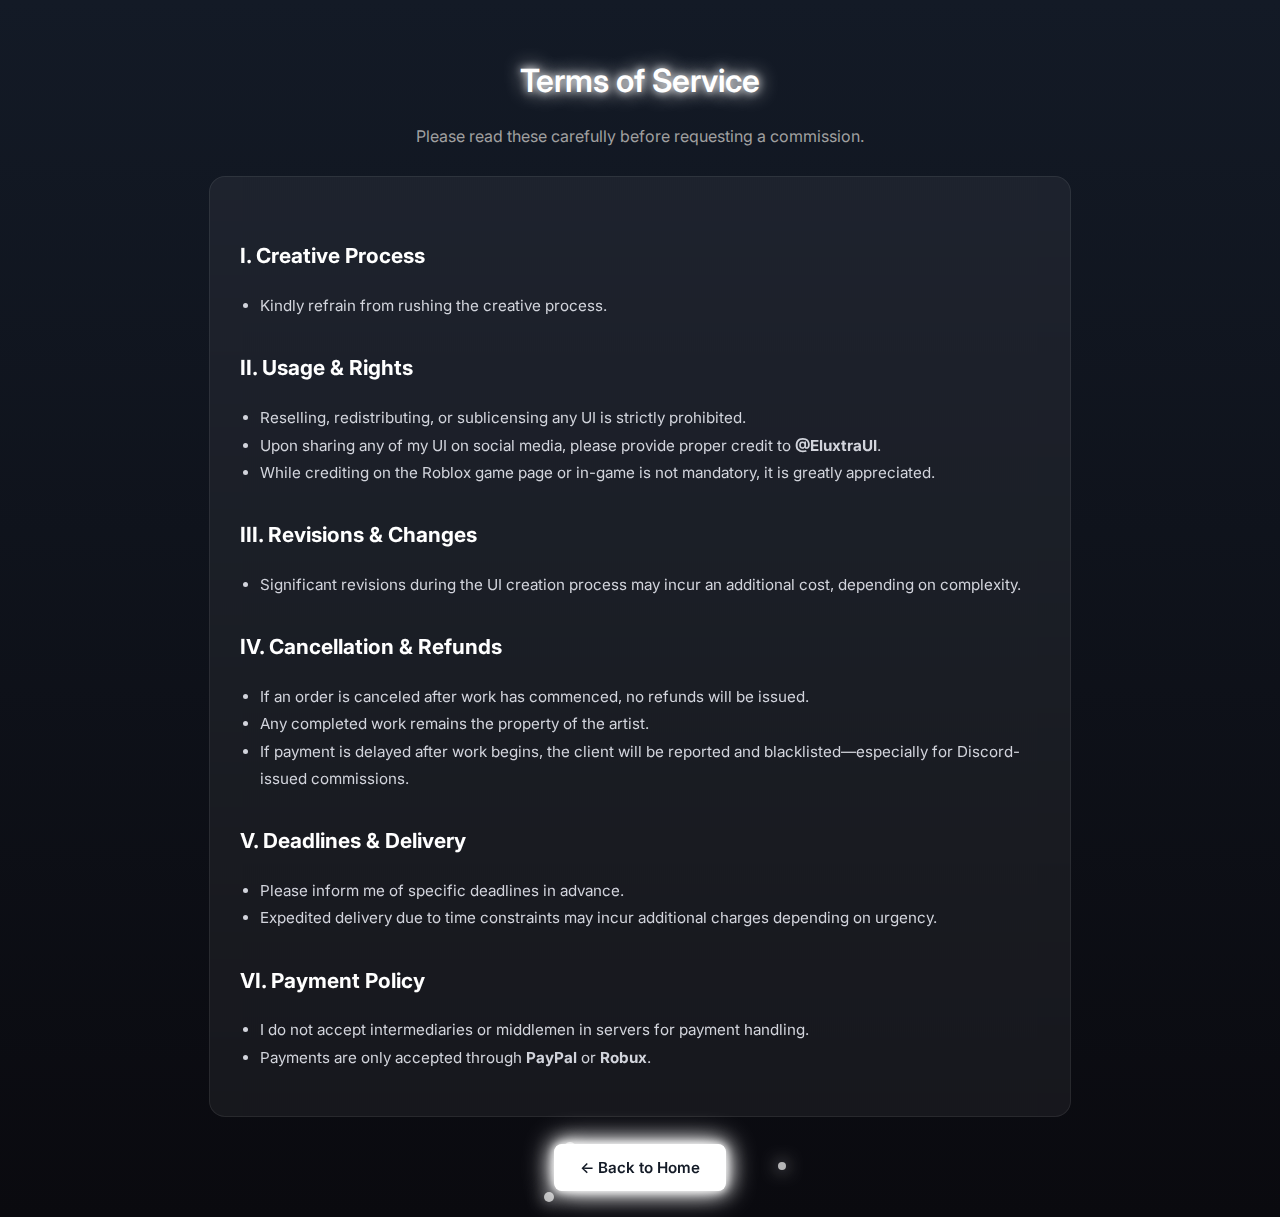
<file: terms.html>
<!DOCTYPE html>
<html lang="en">
<head>
  <meta charset="UTF-8" />
  <meta name="viewport" content="width=device-width, initial-scale=1.0"/>
  <title>Commission Terms</title>
  <style>
    @import url('https://fonts.googleapis.com/css2?family=Inter:wght@400;600&display=swap');

    body {
      margin: 0;
      padding: 0;
      font-family: 'Inter', sans-serif;
      background: linear-gradient(to bottom, #131A26, #0a0a0f);
      color: #fff;
      display: flex;
      flex-direction: column;
      align-items: center;
      padding: 40px 20px;
    }

    h1 {
      font-size: 2rem;
      font-weight: 600;
      margin-bottom: 10px;
      color: #ffffff;
      text-shadow: 0 0 8px #ffffff, 0 0 20px #ffffff;
    }

    p.subtitle {
      color: #a0a0a0;
      margin-bottom: 30px;
    }

    .terms-box {
      background: rgba(255, 255, 255, 0.05);
      border: 1px solid rgba(255, 255, 255, 0.08);
      backdrop-filter: blur(12px);
      border-radius: 16px;
      padding: 30px;
      max-width: 800px;
      line-height: 1.8;
      font-size: 0.95rem;
      color: #d2d4dc;
    }

    .terms-box h2 {
      font-size: 1.3rem;
      color: #fff;
      margin-top: 30px;
    }

    .terms-box ul {
      padding-left: 20px;
    }

    /* Glowing button container for orbs */
    .button-container {
      position: relative;
      margin-top: 40px;
      display: inline-block;
    }

    /* Glowing orbs */
    .orb {
      position: absolute;
      border-radius: 50%;
      background: #ffffff;
      filter: drop-shadow(0 0 8px #ffffff);
      opacity: 0.7;
      animation: floatOrb 6s ease-in-out infinite;
      pointer-events: none; /* Don't interfere with button clicks */
      mix-blend-mode: screen;
    }
    /* Different sizes and positions for orbs */
    .orb1 {
      width: 12px;
      height: 12px;
      top: -15px;
      left: 10px;
      animation-delay: 0s;
    }
    .orb2 {
      width: 8px;
      height: 8px;
      top: 5px;
      left: 130%;
      animation-delay: 2s;
    }
    .orb3 {
      width: 10px;
      height: 10px;
      top: 35px;
      left: -10px;
      animation-delay: 4s;
    }

    @keyframes floatOrb {
      0%, 100% { transform: translateY(0); opacity: 0.7;}
      50% { transform: translateY(-10px); opacity: 1;}
    }

    .back-button {
      position: relative;
      background: #ffffff;
      border: 2px solid #ffffff;
      padding: 12px 24px;
      border-radius: 8px;
      color: #131A26;
      font-size: 0.95rem;
      cursor: pointer;
      text-decoration: none;
      font-weight: 600;
      box-shadow:
        0 0 8px #ffffff,
        0 0 20px #ffffff,
        0 0 30px #ffffff,
        inset 0 0 8px #ffffff;
      transition: box-shadow 0.3s ease, color 0.3s ease;
      user-select: none;
      overflow: visible;
      z-index: 1;
      animation: glowPulse 2.5s ease-in-out infinite;
    }

    .back-button:hover {
      color: #fff;
      box-shadow:
        0 0 12px #fff,
        0 0 25px #fff,
        0 0 40px #ffffff,
        inset 0 0 12px #ffffff;
    }

    @keyframes glowPulse {
      0%, 100% {
        box-shadow:
          0 0 8px #ffffff,
          0 0 20px #ffffff,
          0 0 30px #ffffff,
          inset 0 0 8px #dad8d4;
      }
      50% {
        box-shadow:
          0 0 12px #fff,
          0 0 30px #f1f1f1,
          0 0 40px #ffffff,
          inset 0 0 12px #e0e0e0;
      }
    }
  </style>
</head>
<body>

  <h1>Terms of Service</h1>
  <p class="subtitle">Please read these carefully before requesting a commission.</p>

  <div class="terms-box">

  <h2>I. Creative Process</h2>
  <ul>
    <li>Kindly refrain from rushing the creative process.</li>
  </ul>

  <h2>II. Usage & Rights</h2>
  <ul>
    <li>Reselling, redistributing, or sublicensing any UI is strictly prohibited.</li>
    <li>Upon sharing any of my UI on social media, please provide proper credit to <strong>@EluxtraUI</strong>.</li>
    <li>While crediting on the Roblox game page or in-game is not mandatory, it is greatly appreciated.</li>
  </ul>

  <h2>III. Revisions & Changes</h2>
  <ul>
    <li>Significant revisions during the UI creation process may incur an additional cost, depending on complexity.</li>
  </ul>

  <h2>IV. Cancellation & Refunds</h2>
  <ul>
    <li>If an order is canceled after work has commenced, no refunds will be issued.</li>
    <li>Any completed work remains the property of the artist.</li>
    <li>If payment is delayed after work begins, the client will be reported and blacklisted—especially for Discord-issued commissions.</li>
  </ul>

  <h2>V. Deadlines & Delivery</h2>
  <ul>
    <li>Please inform me of specific deadlines in advance.</li>
    <li>Expedited delivery due to time constraints may incur additional charges depending on urgency.</li>
  </ul>

  <h2>VI. Payment Policy</h2>
  <ul>
    <li>I do not accept intermediaries or middlemen in servers for payment handling.</li>
    <li>Payments are only accepted through <strong>PayPal</strong> or <strong>Robux</strong>.</li>
  </ul>

  </div>

  <div class="button-container">
    <a href="Main.Html" class="back-button">← Back to Home</a>
    <span class="orb orb1"></span>
    <span class="orb orb2"></span>
    <span class="orb orb3"></span>
  </div>

</body>
</html>
</file>
